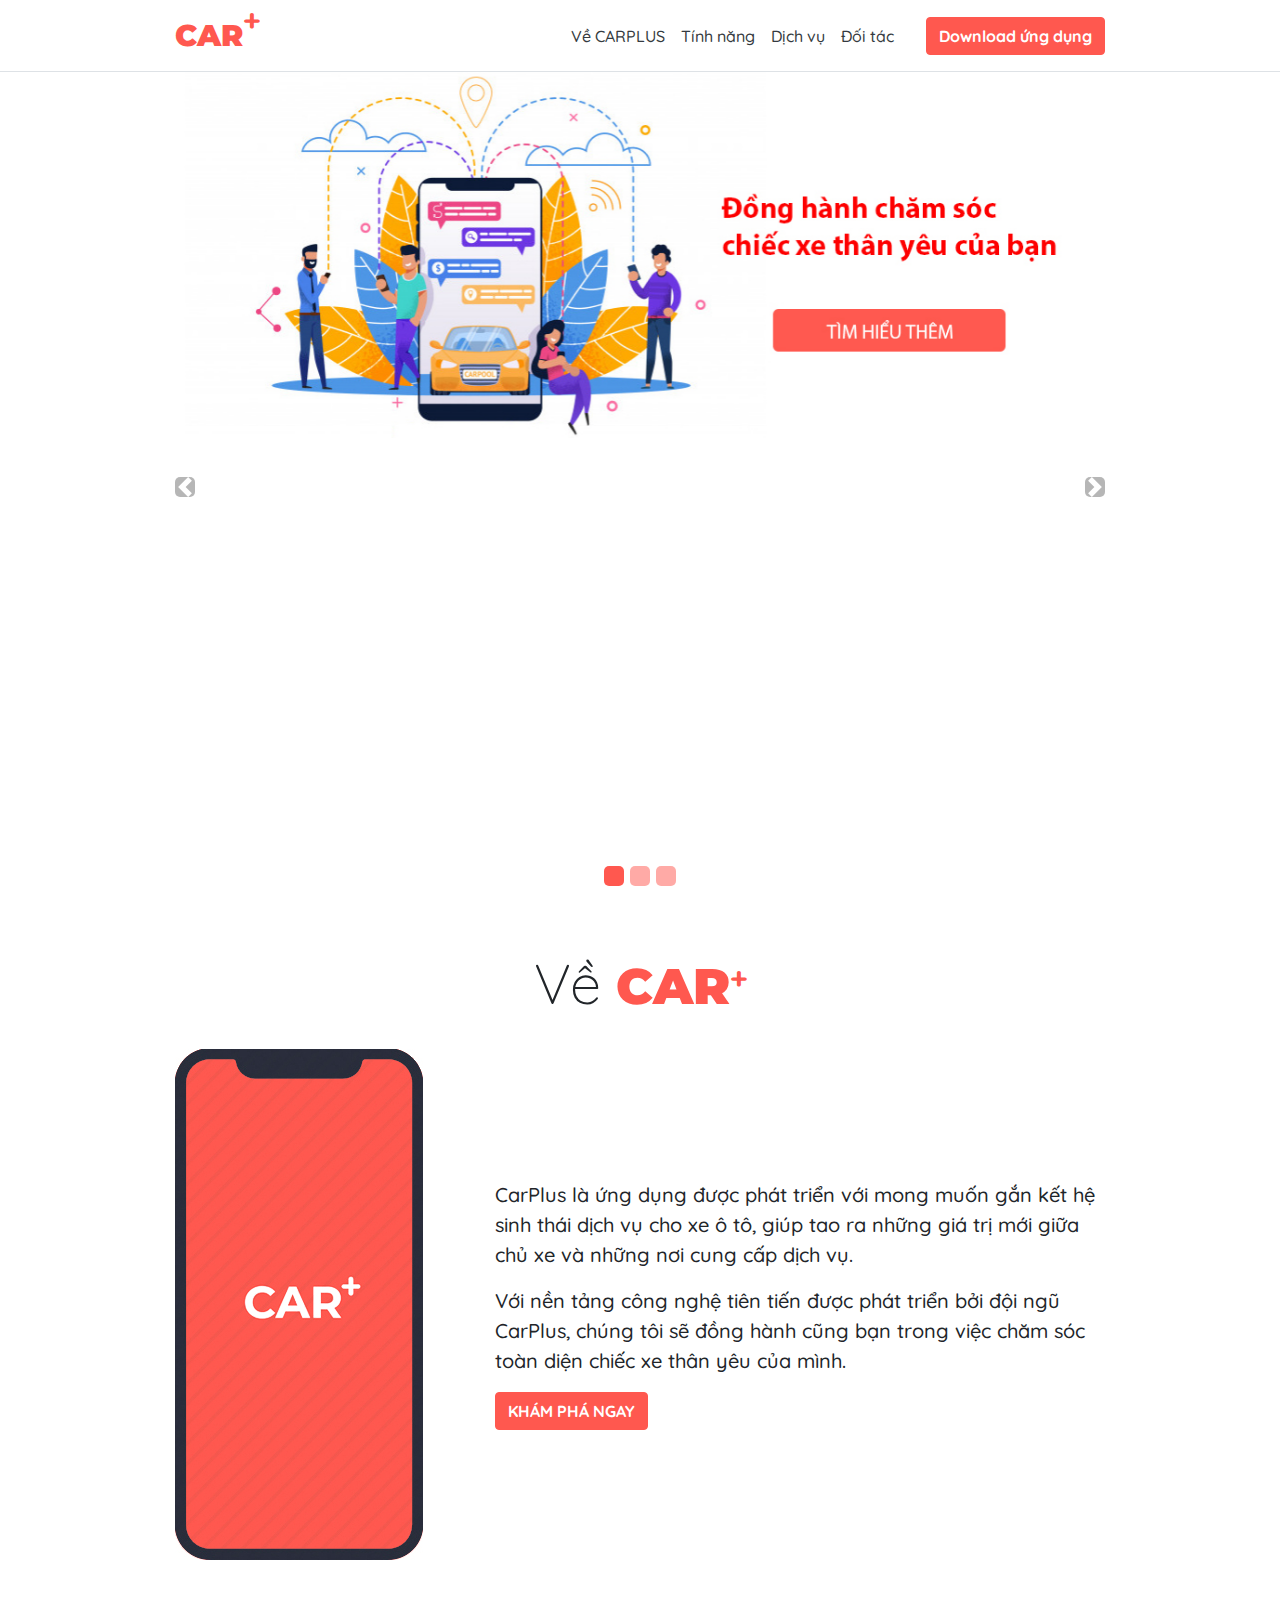
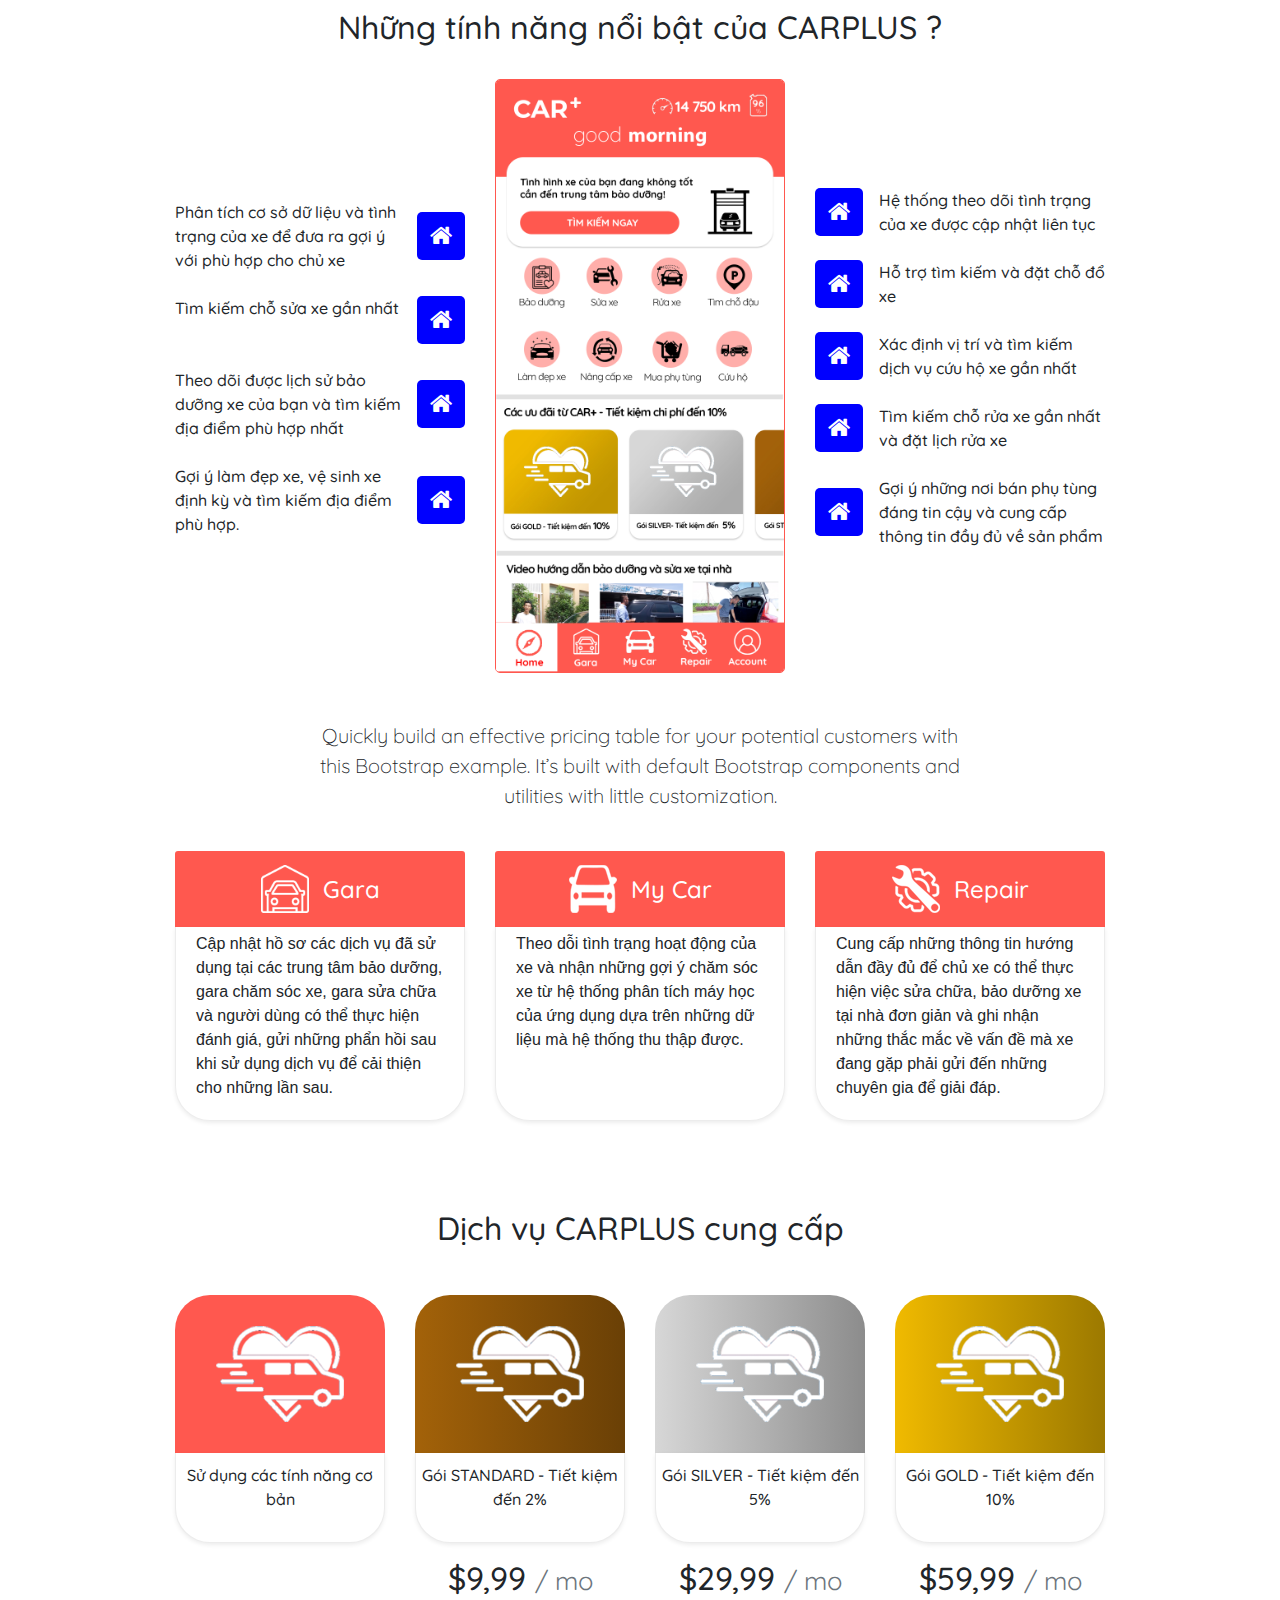
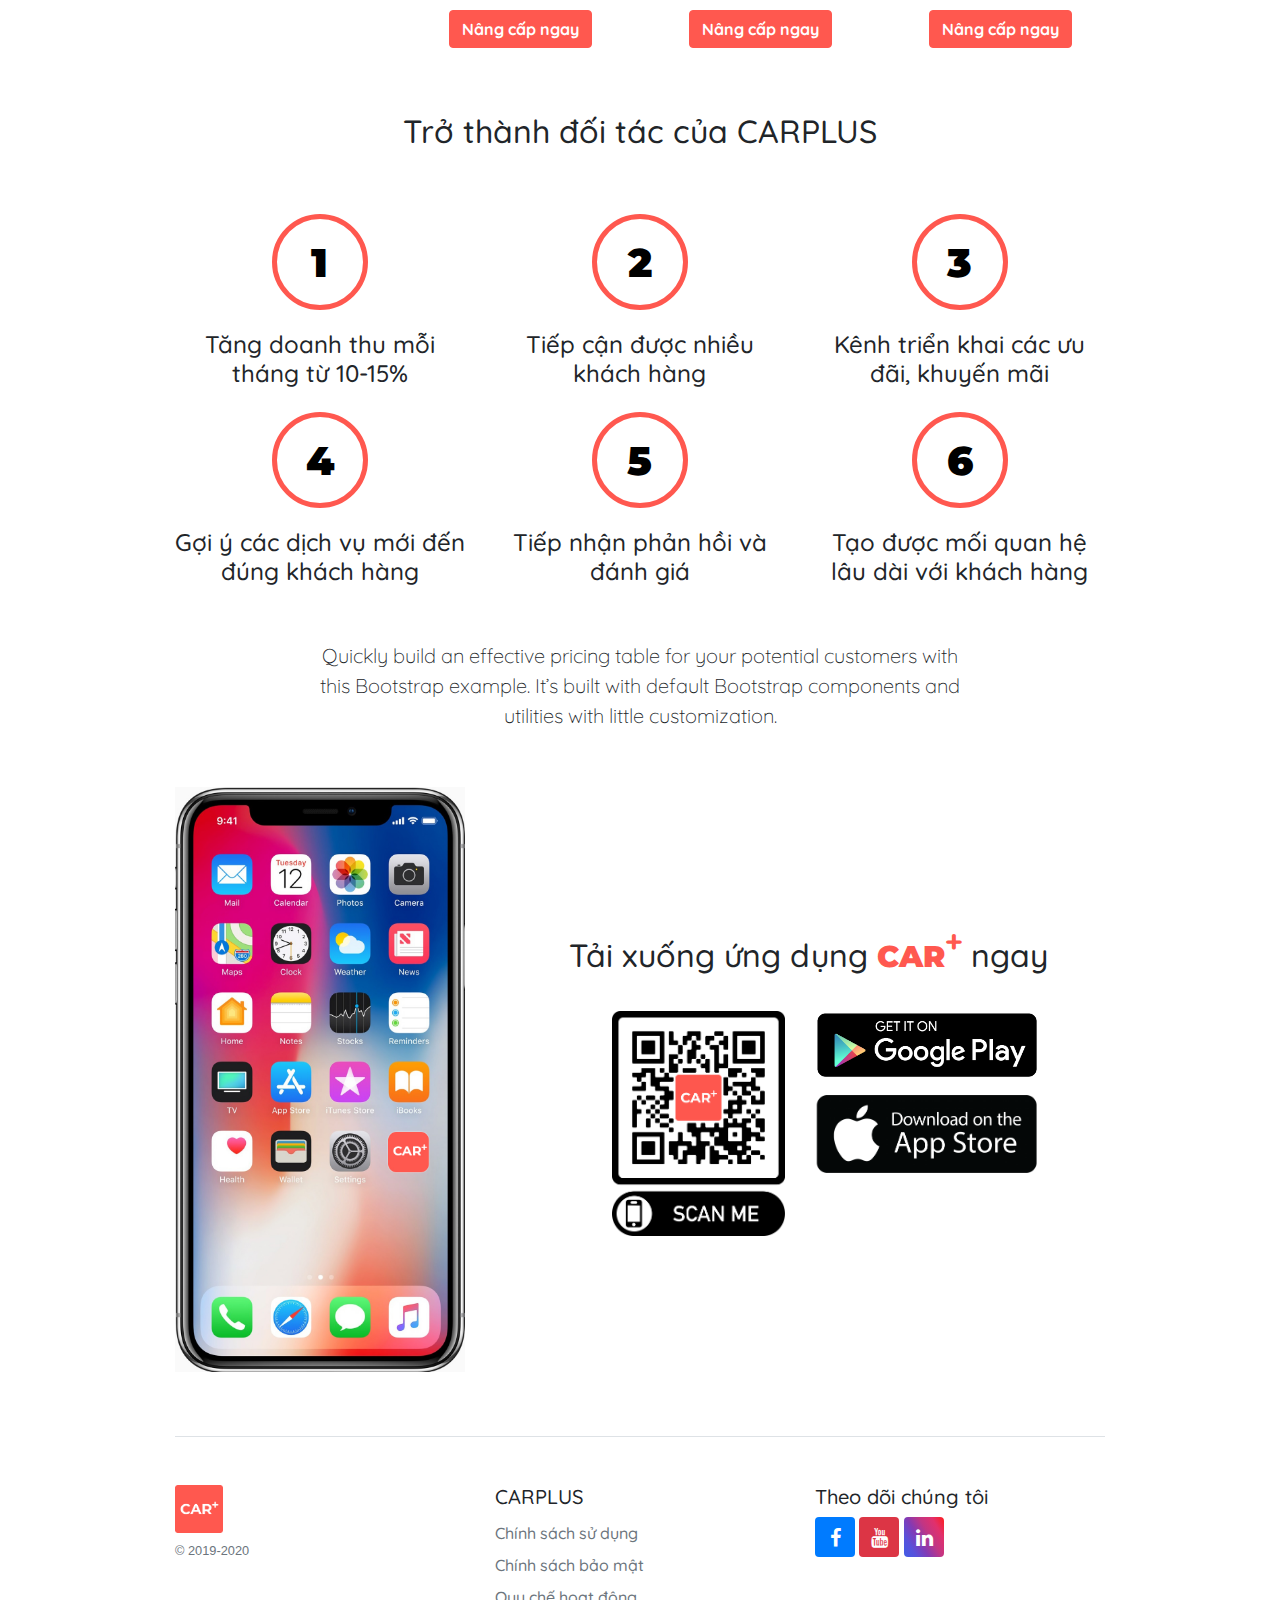
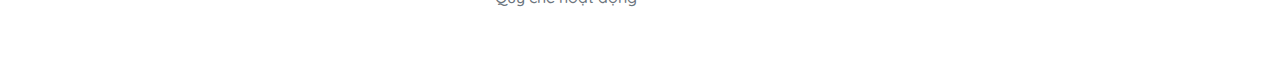
<file: index.html>
<!doctype html>
<html lang="en">

<head>
    <meta charset="utf-8">
    <meta name="viewport" content="width=device-width, initial-scale=1, shrink-to-fit=no">
    <meta name="description" content="">
    <meta name="author" content="khangtqit">
    <meta name="generator" content="">
    <title>CARPLUS · Nền tảng sinh thái dịch vụ ô tô</title>
    <link rel="shortcut icon" href="assets/images/carplus_logo.JPEG" type="image/jpeg">
    <link rel="stylesheet" href="https://stackpath.bootstrapcdn.com/bootstrap/4.3.1/css/bootstrap.min.css" integrity="sha384-ggOyR0iXCbMQv3Xipma34MD+dH/1fQ784/j6cY/iJTQUOhcWr7x9JvoRxT2MZw1T" crossorigin="anonymous">
    <link href="https://fonts.googleapis.com/css?family=Montserrat:400,500,600,700,800,900|Quicksand:400,500,600,700&display=swap&subset=vietnamese" rel="stylesheet">
    <link href="https://stackpath.bootstrapcdn.com/font-awesome/4.7.0/css/font-awesome.min.css" rel="stylesheet" integrity="sha384-wvfXpqpZZVQGK6TAh5PVlGOfQNHSoD2xbE+QkPxCAFlNEevoEH3Sl0sibVcOQVnN" crossorigin="anonymous">
    <link href="assets/css/style.css" rel="stylesheet">
</head>

<body>

    <nav class="navbar navbar-expand-lg navbar-light border-bottom bg-white">
        <div class="container">
            <button class="navbar-toggler ml-2" style="box-shadow: none!important;" type="button" data-toggle="collapse" data-target="#navbarCarPlus" aria-controls="navbarCarPlus" aria-expanded="false">
                        <span class="navbar-toggler-icon"></span>
                    </button>
            <a class="a-logo navbar-brand" href="javascript:void(0);">
                        CAR<sup class="sup-logo">+</sup> </a>

            <div class="collapse navbar-collapse" id="navbarCarPlus">
                <ul class="navbar-nav ml-auto pr-3" style="line-height: 2.0">
                    <li class="nav-item">
                        <a class="navbar-link p-2 text-dark gioi-thieu" href="javascript:void(0);">Về CARPLUS</a>
                    </li>
                    <li class="nav-item">
                        <a class="navbar-link p-2 text-dark tinh-nang" href="javascript:void(0);">Tính năng</a>
                    </li>
                    <li class="nav-item">
                        <a class="navbar-link p-2 text-dark dich-vu" href="javascript:void(0);">Dịch vụ</a>
                    </li>
                    <li class="nav-item">
                        <a class="navbar-link p-2 text-dark doi-tac" href="javascript:void(0);">Đối tác</a>
                    </li>
                </ul>
                <form class="form-inline my-2 my-lg-0 pl-2">
                    <a class="btn btn-danger btn-carplus tai-xuong-app" href="javascript:void(0);">Download ứng dụng</a>
                </form>
            </div>
        </div>
    </nav>

    <div class="container">
        <div class="row">
            <div class="col-md-12 max-100cp pb-3">
                <div id="carouselCarPlusIndicators" class="carousel slide max-100cp" data-ride="carousel">
                    <ol class="carousel-indicators">
                        <li data-target="#carouselCarPlusIndicators" data-slide-to="0" class="active"></li>
                        <li data-target="#carouselCarPlusIndicators" data-slide-to="1"></li>
                        <li data-target="#carouselCarPlusIndicators" data-slide-to="2"></li>
                    </ol>
                    <div class="carousel-inner top-10vh">
                        <div class="carousel-item active">
                            <img class="d-block w-100" src="assets/images/carplus_cover.jpg" alt="">
                        </div>
                        <div class="carousel-item">
                            <img class="d-block w-100" src="assets/images/carplus_cover.jpg" alt="">
                        </div>
                        <div class="carousel-item">
                            <img class="d-block w-100" src="assets/images/carplus_cover.jpg" alt="">
                        </div>
                    </div>
                    <a class="carousel-control-prev" href="#carouselCarPlusIndicators" role="button" data-slide="prev">
                        <span class="carousel-control-prev-icon" aria-hidden="true"></span>
                        <span class="sr-only">Trở về</span>
                    </a>
                    <a class="carousel-control-next" href="#carouselCarPlusIndicators" role="button" data-slide="next">
                        <span class="carousel-control-next-icon" aria-hidden="true"></span>
                        <span class="sr-only">Tiếp theo</span>
                    </a>
                </div>
            </div>
            <div id="carplus_about" class="col-md-12 pt-0">
                <div class="pricing-header px-3 py-3 pt-md-5 pb-md-4 mx-auto text-center">
                    <h1 class="display-4" style="text-transform: none;">Về <a style="font-size: 50px;" class="a-logo" href="javascript:void(0);">
                        CAR<sup class="sup-logo">+</sup>
                      </a></h1>
                </div>
                <div class="row">
                    <div class="col-md-4 carplus_div">
                        <a href="javascript:void(0);">
                            <img class="img-fluid carplus_phone" src="assets/images/carplus_phone.jpg" alt="">
                        </a>
                    </div>
                    <div class="col-md-8 carplus_body">
                        <div style="display: table-cell; vertical-align: middle;">
                            <p class="lead" style="font-weight: 500;">CarPlus là ứng dụng được phát triển với mong muốn gắn kết hệ sinh thái dịch vụ cho xe ô tô, giúp tao ra những giá trị mới giữa chủ xe và những nơi cung cấp dịch vụ.</p>
                            <p class="lead" style="font-weight: 500;">Với nền tảng công nghệ tiên tiến được phát triển bởi đội ngũ CarPlus, chúng tôi sẽ đồng hành cũng bạn trong việc chăm sóc toàn diện chiếc xe thân yêu của mình.</p>
                            <a class="btn btn-danger btn-carplus" href="javascript:void(0);">KHÁM PHÁ NGAY</a>
                        </div>
                    </div>
                </div>
            </div>
            <div class="col-md-12">
                <div id="carplus_tinhnang" class="pricing-header px-3 py-3 pt-md-5 pb-md-4 mx-auto text-center">
                    <h2 style="text-transform: none;">Những tính năng nổi bật của CARPLUS ?
                    </h2>
                </div>
                <div class="row">
                    <div class="col-md-4 tinh-nang-noi-bat-div">
                        <div style="display: table-cell; vertical-align: middle;">
                            <ul class="list-unstyled">
                                <li class="media">
                                    <div class="media-body pr-3">
                                        Phân tích cơ sở dữ liệu và tình trạng của xe để đưa ra gợi ý với phù hợp cho chủ xe
                                    </div>
                                    <div class="align-self-center icon-tinh-nang">
                                        <i class="fa fa-home"></i>
                                    </div>
                                </li>
                                <li class="media pt-4">
                                    <div class="media-body pr-3">
                                        Tìm kiếm chỗ sửa xe gần nhất
                                    </div>
                                    <div class="align-self-center icon-tinh-nang">
                                        <i class="fa fa-home"></i>
                                    </div>
                                </li>
                                <li class="media pt-4">
                                    <div class="media-body pr-3">
                                        Theo dõi được lịch sử bảo dưỡng xe của bạn và tìm kiếm địa điểm phù hợp nhất
                                    </div>
                                    <div class="align-self-center icon-tinh-nang">
                                        <i class="fa fa-home"></i>
                                    </div>
                                </li>
                                <li class="media pt-4">
                                    <div class="media-body pr-3">
                                        Gợi ý làm đẹp xe, vệ sinh xe định kỳ và tìm kiếm địa điểm phù hợp.
                                    </div>
                                    <div class="align-self-center icon-tinh-nang">
                                        <i class="fa fa-home"></i>
                                    </div>
                                </li>
                            </ul>
                        </div>
                    </div>
                    <div class="col-md-4" style="text-align: center;">
                        <a href="javascript:void(0);">
                            <img class="img-fluid img-border-rounded" src="assets/images/carplus_home.jpeg" alt="">
                        </a>
                    </div>
                    <div class="col-md-4 tinh-nang-noi-bat-div">
                        <div style="display: table-cell; vertical-align: middle;">
                            <ul class="list-unstyled">
                                <li class="media">
                                    <div class="align-self-center icon-tinh-nang">
                                        <i class="fa fa-home"></i>
                                    </div>
                                    <div class="media-body pl-3">
                                        Hệ thống theo dõi tình trạng của xe được cập nhật liên tục
                                    </div>
                                    <li class="media pt-4">
                                        <div class="align-self-center icon-tinh-nang">
                                            <i class="fa fa-home"></i>
                                        </div>
                                        <div class="media-body pl-3">
                                            Hỗ trợ tìm kiếm và đặt chỗ đổ xe
                                        </div>
                                    </li>
                                    <li class="media pt-4">
                                        <div class="align-self-center icon-tinh-nang">
                                            <i class="fa fa-home"></i>
                                        </div>
                                        <div class="media-body pl-3">
                                            Xác định vị trí và tìm kiếm dịch vụ cứu hộ xe gần nhất
                                        </div>
                                    </li>
                                    <li class="media pt-4">
                                        <div class="align-self-center icon-tinh-nang">
                                            <i class="fa fa-home"></i>
                                        </div>
                                        <div class="media-body pl-3">
                                            Tìm kiếm chỗ rửa xe gần nhất và đặt lịch rửa xe
                                        </div>
                                    </li>
                                    <li class="media pt-4">
                                        <div class="align-self-center icon-tinh-nang">
                                            <i class="fa fa-home"></i>
                                        </div>
                                        <div class="media-body pl-3">
                                            Gợi ý những nơi bán phụ tùng đáng tin cậy và cung cấp thông tin đầy đủ về sản phẩm
                                        </div>
                                    </li>
                                </li>
                            </ul>
                        </div>
                    </div>
                </div>
            </div>
        </div>
    </div>

    <div class="pricing-header px-3 py-3 pt-md-5 pb-md-4 mx-auto text-center">
        <p class="lead">Quickly build an effective pricing table for your potential customers with this Bootstrap example. It’s built with default Bootstrap components and utilities with little customization.</p>
    </div>

    <div class="container">
        <div class="card-deck mb-3 text-center">
            <div class="card mb-4" style="border: none;">
                <div class="card-header d-flex justify-content-center icon-dich-vu">
                    <img style="filter: brightness(0) invert(1);" width="48" height="48" src="assets/images/icon_1.png" alt="">
                    <h4 style="margin: auto 0;">&nbsp; Gara</h4>
                </div>
                <div class="card-body text-left shadow-sm card-bottom-dichvu">
                    Cập nhật hồ sơ các dịch vụ đã sử dụng tại các trung tâm bảo dưỡng, gara chăm sóc xe, gara sửa chữa và người dùng có thể thực hiện đánh giá, gửi những phẩn hồi sau khi sử dụng dịch vụ để cải thiện cho những lần sau.
                </div>
            </div>
            <div class="card mb-4" style="border: none;">
                <div class="card-header d-flex justify-content-center icon-dich-vu">
                    <img style="filter: brightness(0) invert(1);" width="48" height="48" src="assets/images/icon_2.png" alt="">
                    <h4 style="margin: auto 0;">&nbsp; My Car</h4>
                </div>
                <div class="card-body text-left shadow-sm card-bottom-dichvu">
                    Theo dỗi tình trạng hoạt động của xe và nhận những gợi ý chăm sóc xe từ hệ thống phân tích máy học của ứng dụng dựa trên những dữ liệu mà hệ thống thu thập được.
                </div>
            </div>
            <div class="card mb-4" style="border: none;">
                <div class="card-header d-flex justify-content-center icon-dich-vu">
                    <img style="filter: brightness(0) invert(1);" width="48" height="48" src="assets/images/icon_3.png" alt="">
                    <h4 style="margin: auto 0;">&nbsp; Repair</h4>
                </div>
                <div class="card-body text-left shadow-sm card-bottom-dichvu">
                    Cung cấp những thông tin hướng dẫn đầy đủ để chủ xe có thể thực hiện việc sửa chữa, bảo dưỡng xe tại nhà đơn giản và ghi nhận những thắc mắc về vấn đề mà xe đang gặp phải gửi đến những chuyên gia để giải đáp.
                </div>
            </div>
        </div>

        <div id="carplus_dichvu" class="pricing-header px-3 py-3 pt-md-5 pb-md-4 mx-auto text-center">
            <h2 style="text-transform: none;">Dịch vụ CARPLUS cung cấp
            </h2>
        </div>

        <div class="row">
            <div class="col-md-12">
                <div class="row">
                    <div class="col-md-3 pt-3">
                        <div class="fee-card">
                            <img width="128" src="assets/images/icon_4.png" alt="">
                        </div>
                        <div class="shadow-sm fee-body">
                            <p style="font-weight: 500px;">Sử dụng các tính năng cơ bản</p>
                        </div>
                    </div>
                    <div class="col-md-3 pt-3">
                        <div class="fee-card " style="background:linear-gradient(90deg, #a36209, #6a4006);">
                            <img width="128" src="assets/images/icon_4.png" alt="">
                        </div>
                        <div class="shadow-sm fee-body">
                            <p style="font-weight: 500px;">Gói STANDARD - Tiết kiệm đến 2%</p>
                        </div>
                        <div class="pt-3 text-center">
                            <h2 class="card-title pricing-card-title">$9,99 <small class="text-muted">/ mo</small></h2>
                            <a class="btn btn-danger btn-carplus" href="javascript:void(0);">Nâng cấp ngay</a>
                        </div>
                    </div>
                    <div class="col-md-3 pt-3">
                        <div class="fee-card" style="background:linear-gradient(90deg, #d7d7d7, #8c8c8c);">
                            <img width="128" src="assets/images/icon_4.png" alt="">
                        </div>
                        <div class="shadow-sm fee-body">
                            <p style="font-weight: 500px;">Gói SILVER - Tiết kiệm đến 5%</p>
                        </div>
                        <div class="pt-3 text-center">
                            <h2 class="card-title pricing-card-title">$29,99 <small class="text-muted">/ mo</small></h2>
                            <a class="btn btn-danger btn-carplus" href="javascript:void(0);">Nâng cấp ngay</a>
                        </div>
                    </div>
                    <div class="col-md-3 pt-3">
                        <div class="fee-card" style="background:linear-gradient(90deg, #f0ba00, #9c7900);">
                            <img width="128" src="assets/images/icon_4.png" alt="">
                        </div>
                        <div class="shadow-sm fee-body">
                            <p style="font-weight: 500px;">Gói GOLD - Tiết kiệm đến 10%</p>
                        </div>
                        <div class="pt-3 text-center">
                            <h2 class="card-title pricing-card-title">$59,99 <small class="text-muted">/ mo</small></h2>
                            <a class="btn btn-danger btn-carplus" href="javascript:void(0);">Nâng cấp ngay</a>
                        </div>
                    </div>
                </div>
            </div>

            <div class="pricing-header px-3 py-3 pt-md-5 pb-md-4 mx-auto text-center">
                <h2 id="carplus_doitac" class="pt-3" style="text-transform: none;">Trở thành đối tác của CARPLUS
                </h2>
            </div>

            <div class="col-md-12 pt-3">
                <div class="row">
                    <div class="col-md-4 pt-3 text-center">
                        <div class="text-center doitac-card">
                            <p class="p-doitac">1</p>
                        </div>
                        <div class="pricing-header text-center" style="padding-top: 10px; margin-top: 10px;">
                            <h4 style="text-transform: none;">Tăng doanh thu mỗi tháng từ 10-15%
                            </h4>
                        </div>
                    </div>
                    <div class="col-md-4 pt-3 text-center">
                        <div class="text-center doitac-card">
                            <p class="p-doitac">2</p>
                        </div>
                        <div class="pricing-header text-center" style="padding-top: 10px; margin-top: 10px;">
                            <h4 style="text-transform: none;">Tiếp cận được nhiều khách hàng
                            </h4>
                        </div>
                    </div>
                    <div class="col-md-4 pt-3 text-center">
                        <div class="text-center doitac-card">
                            <p class="p-doitac">3</p>
                        </div>
                        <div class="pricing-header text-center" style="padding-top: 10px; margin-top: 10px;">
                            <h4 style="text-transform: none;">Kênh triển khai các ưu đãi, khuyến mãi
                            </h4>
                        </div>
                    </div>
                    <div class="col-md-4 pt-3 text-center">
                        <div class="text-center doitac-card">
                            <p class="p-doitac">4</p>
                        </div>
                        <div class="pricing-header text-center" style="padding-top: 10px; margin-top: 10px;">
                            <h4 style="text-transform: none;">Gợi ý các dịch vụ mới đến đúng khách hàng
                            </h4>
                        </div>
                    </div>
                    <div class="col-md-4 pt-3 text-center">
                        <div class="text-center doitac-card">
                            <p class="p-doitac">5</p>
                        </div>
                        <div class="pricing-header text-center" style="padding-top: 10px; margin-top: 10px;">
                            <h4 style="text-transform: none;">Tiếp nhận phản hồi và đánh giá
                            </h4>
                        </div>
                    </div>
                    <div class="col-md-4 pt-3 text-center">
                        <div class="text-center doitac-card">
                            <p class="p-doitac">6</p>
                        </div>
                        <div class="pricing-header text-center" style="padding-top: 10px; margin-top: 10px;">
                            <h4 style="text-transform: none;">Tạo được mối quan hệ lâu dài với khách hàng
                            </h4>
                        </div>
                    </div>
                </div>
            </div>

            <div class="pricing-header px-3 py-3 pt-md-5 pb-md-4 mx-auto text-center">
                <p class="lead">Quickly build an effective pricing table for your potential customers with this Bootstrap example. It’s built with default Bootstrap components and utilities with little customization.</p>
            </div>

            <div id="carplus_download" class="col-md-12 pb-3 pt-3">
                <div class="row">
                    <div class="col-md-4" style="text-align:center;">
                        <a href="javascript:void(0);">
                            <img class="img-fluid img-carplus-download" src="assets/images/carplus_appdrawer.jpg" alt="">
                        </a>
                    </div>
                    <div class="col-md-8 carplus-download-div pt-3">
                        <div style="display: table-cell; vertical-align: middle; text-align: center;">
                            <h2 style="text-transform: none; line-height: 2.0">&nbsp; Tải xuống ứng dụng <a class="a-logo" href="javascript:void(0);">
                                        CAR<sup class="sup-logo">+</sup>
                                      </a> ngay</h2>
                            <div class="col-md-12 pt-3">
                                <div class="row">
                                    <div class="col-md-2">
                                        &nbsp; </div>
                                    <div class="col-md-4 pb-3" style="text-align:center;">
                                        <img class="img-qr-code" src="assets/images/QR_code.png" alt="">
                                    </div>
                                    <div class="col-md-5">
                                        <div class="row">
                                            <div class="col-md-12 pb-3">
                                                <img class="android-download" src="assets/images/google-play-logo-1518163351.png" alt="">
                                            </div>
                                            <div class="col-md-12 pb-3">
                                                <img class="apple-download" src="assets/images/Download-On-the-App-store.png" alt="">
                                            </div>
                                        </div>
                                    </div>
                                </div>
                            </div>
                        </div>
                    </div>
                </div>
            </div>
        </div>


        <footer class="pt-4 my-md-5 pt-md-5 border-top">
            <div class="row">
                <div class="col-12 col-md">
                    <img class="mb-2" src="assets/images/carplus_logo.JPEG" alt="" width="48" height="48">
                    <small class="d-block mb-3 text-muted">&copy; 2019-2020</small>
                </div>
                <div class="col-6 col-md">
                    <h5>CARPLUS</h5>
                    <ul style="line-height: 2.0;" class="list-unstyled text-small">
                        <li><a class="text-muted" href="javascript:void(0);">Chính sách sử dụng</a></li>
                        <li><a class="text-muted" href="javascript:void(0);">Chính sách bảo mật</a></li>
                        <li><a class="text-muted" href="javascript:void(0);">Quy chế hoạt động</a></li>
                    </ul>
                </div>
                <div class="col-6 col-md">
                    <h5>Theo dõi chúng tôi</h5>
                    <div>
                        <button id="btnFacebookLink" type="button" class="btn btn-primary btn-facebook"><i class="fa fa-facebook" aria-hidden="true"></i></button>
                        <button id="btnYoutubeLink" type="button" class="btn btn-danger btn-youtube"><i class="fa fa-youtube" aria-hidden="true"></i></button>
                        <button id="btnInstagramLink" type="button" class="btn btn-primary btn-ins"><i class="fa fa-linkedin" aria-hidden="true"></i></button>
                    </div>
                </div>
            </div>
        </footer>
    </div>

    <script src="https://ajax.googleapis.com/ajax/libs/jquery/3.4.1/jquery.min.js"></script>
    <script src="https://cdnjs.cloudflare.com/ajax/libs/popper.js/1.14.7/umd/popper.min.js" integrity="sha384-UO2eT0CpHqdSJQ6hJty5KVphtPhzWj9WO1clHTMGa3JDZwrnQq4sF86dIHNDz0W1" crossorigin="anonymous"></script>
    <script src="https://stackpath.bootstrapcdn.com/bootstrap/4.3.1/js/bootstrap.min.js" integrity="sha384-JjSmVgyd0p3pXB1rRibZUAYoIIy6OrQ6VrjIEaFf/nJGzIxFDsf4x0xIM+B07jRM" crossorigin="anonymous"></script>
    <script src="assets/js/index.js"></script>
</body>

</html>
</file>
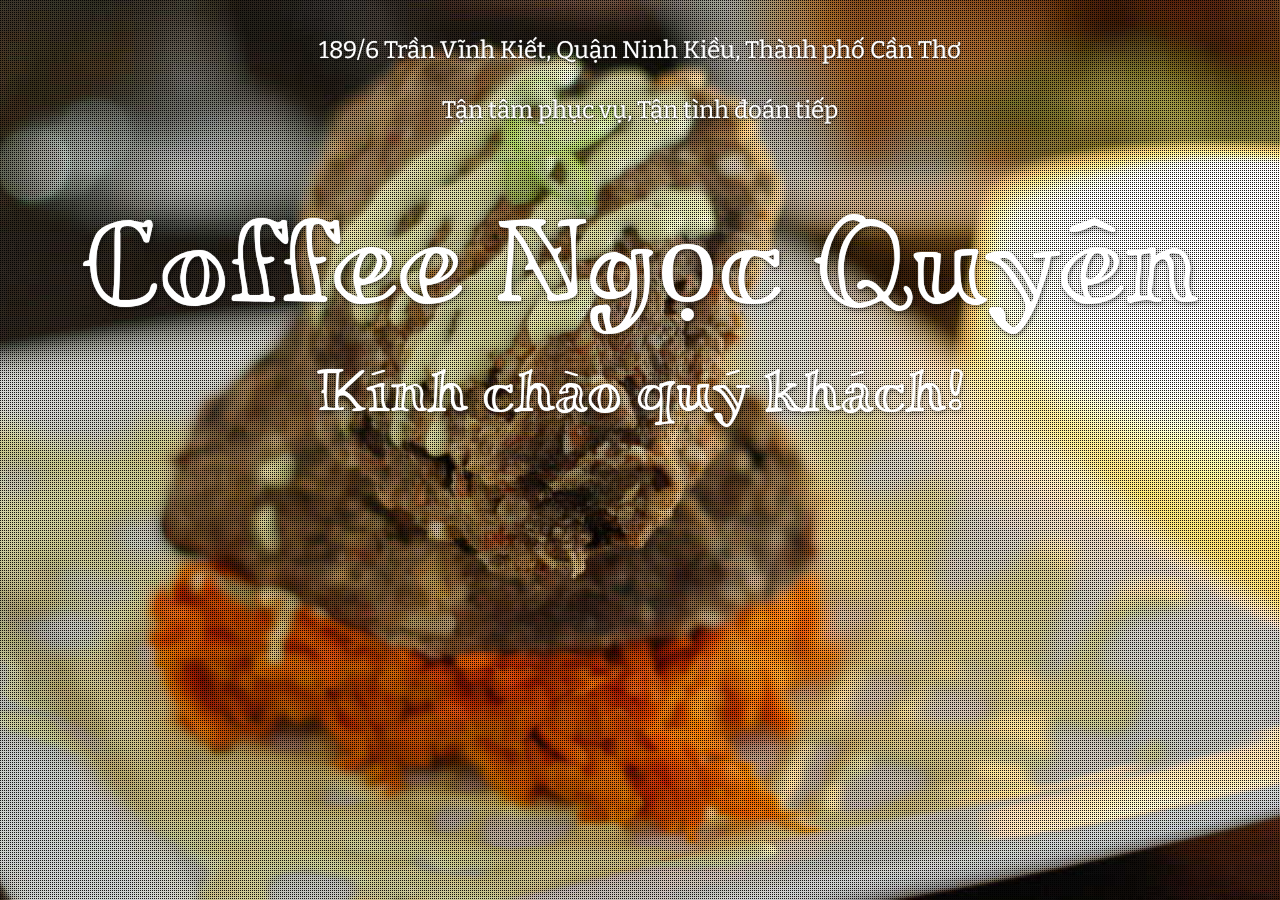
<file: coffee/index.html>
<!DOCTYPE html>
<html lang="en">
    <head>
        <title>COFFEE NGOC QUYEN</title>
        <meta charset="UTF-8" />
        <meta http-equiv="X-UA-Compatible" content="IE=edge,chrome=1"> 
        <meta name="viewport" content="width=device-width, initial-scale=1.0"> 
        <meta name="description" content="COFFEE NGOC QUYEN" />
        <meta name="keywords" content="COFFEE NGOC QUYEN" />
        <meta name="author" content="COFFEE NGOC QUYEN" />
        <link rel="shortcut icon" href="../favicon.ico"> 
        <link rel="stylesheet" type="text/css" href="css/demo.css" />
        <link rel="stylesheet" type="text/css" href="css/style.css" />
        <link href='https://fonts.googleapis.com/css?family=Miltonian|Bitter' rel='stylesheet' type='text/css' />
		<script type="text/javascript" src="js/modernizr.custom.21750.js"></script>
        <noscript>
            <style>
                .bx-loading{display:none;}
				audio {
					display: block!important;
				}
            </style>
        </noscript>
    </head>
    <body>
        <div class="container">				
			<h1 style="line-height: 2.5">189/6 Trần Vĩnh Kiết, Quận Ninh Kiều, Thành phố Cần Thơ <br/> Tận tâm phục vụ, Tận tình đoán tiếp</h1>            
			<audio autoplay src="welcome.mp3">
				<div style="border: 1px solid black ; padding: 8px;">
				Sorry, your browser does not support the <audio> tag used in this demo.
				</div>
			</audio>
            <div id="bx-wrapper" class="bx-wrapper">
                <div class="bx-loading">
                    <span>COFFE NGOC QUYEN...</span>
                </div>
				<div class="bx-content">
					<h2>Coffee Ngọc Quyên</h2>
					<h3>Kính chào quý khách!</h3>
				</div>
				<div class="bx-container">
                    <img src="images/large/7.jpg" alt="image07" title="Aroma Paradise"/>
                    <img src="images/large/6.jpg" alt="image06" title="Tenderness"/>
                    <img src="images/large/5.jpg" alt="image05" title="Flavour Bomb"/>
                    <img src="images/large/4.jpg" alt="image04" title="Crunchbite"/>
                    <img src="images/large/3.jpg" alt="image03" title="Freshness"/>
                    <img src="images/large/2.jpg" alt="image02" title="Raw Love"/>
                    <img src="images/large/1.jpg" alt="image01" title="Shushi Town"/>
				</div>
                <div class="bx-overlay"></div>
			</div>
		</div>
        <script type="text/javascript" src="https://ajax.googleapis.com/ajax/libs/jquery/1.7.0/jquery.min.js"></script>
		<script type="text/javascript" src="js/StackBlur.js"></script>	
		<script type="text/javascript">		

            $(function() {
				
				var BlurBGImage	= (function() {
					
					var $bxWrapper			= $('#bx-wrapper'),
						// loading status to show while preloading images
						$bxLoading			= $bxWrapper.find('div.bx-loading'),
						// container for the bg images and respective canvas
						$bxContainer		= $bxWrapper.find('div.bx-container'),
						// the bg images we are gonna use
						$bxImgs				= $bxContainer.children('img'),
						// total number of bg images
						bxImgsCount			= $bxImgs.length,
						// current image's index
						current				= 0,
						// variation to show the image:
						// (1) - blurs the current one, fades out and shows the next image
						// (2) - blurs the current one, fades out, shows the next one (but initially blurred)
						// speed is the speed of the animation
						// blur Factor is the factor used in the StackBlur script
						animOptions			= { speed : 700, variation : 2, blurFactor : 10 },
						// control if currently animating
						isAnim				= false,
						// check if canvas is supported
						supportCanvas 		= Modernizr.canvas,
						// slideshow
						slideshow_interval	= 7000,
						slideshow_time,
						
						// init function
						init				= function() {
							
							// preload all images and respective canvas
							var loaded = 0;
							
							$bxImgs.each( function(i) {
								
								var $bximg	= $(this);
								
								// save the position of the image in data-pos
								$('<img data-pos="' + $bximg.index() + '"/>').load(function() {
									
									var $img	= $(this),
										// size of image to be fullscreen and centered
										dim		= getImageDim( $img.attr('src') ),
										pos		= $img.data( 'pos' );
									
									// add the canvas to the DOM
									$.when( createCanvas( pos, dim ) ).done( function() {
											
										++loaded;
										
										// all images and canvas loaded
										if( loaded === bxImgsCount ) {
											
											// apply style for bg image and canvas
											centerImageCanvas();
											
											// hide loading status
											$bxLoading.hide();
											
											// initialize events
											initEvents();
											
											// start slideshow
											startSlideshow();
											
										}
										
									});
								
								}).attr( 'src', $bximg.attr('src') );
							
							});
							
						},
						startSlideshow		= function() {
							
							slideshow_time = setTimeout( function() {
								
								if( !isAnim ) {
									
									var pos = current;
									( pos < bxImgsCount - 1 ) ? ++pos : pos = 0;
									isAnim = true;
									// show the bg image
									showImage( pos );
									startSlideshow();
								
								}
							
							}, slideshow_interval );
							
						},
						// creates the blurred canvas image
						createCanvas		= function( pos, dim ) {
							
							return $.Deferred( function(dfd) {
								
								// if canvas not supported return
								if( !supportCanvas ) {
									dfd.resolve();
									return false;
								}	
								
								// create the canvas element:
								// size and position will be the same like the fullscreen image
								var $img	= $bxImgs.eq( pos ),
									imgW	= dim.width,
									imgH	= dim.height,
									imgL	= dim.left,
									imgT	= dim.top,
									
									canvas	= document.createElement('canvas');
								
								canvas.className		= 'bx-canvas';
								canvas.width 			= imgW;
								canvas.height 			= imgH;
								canvas.style.width  	= imgW + 'px';
								canvas.style.height 	= imgH + 'px';
								canvas.style.left		= imgL + 'px';
								canvas.style.top		= imgT + 'px';
								canvas.style.visibility = 'hidden';
								// save position of canvas to know which image this is linked to
								canvas.setAttribute('data-pos', pos);
								// append the canvas to the same container where the images are
								$bxContainer.append( canvas );
								// blur it using the StackBlur script
								stackBlurImage( $img.get(0), dim, canvas, animOptions.blurFactor, false, dfd.resolve );
							
							}).promise();
								
						},
						// gets the image size and position in order to make it fullscreen and centered.
						getImageDim			= function( img ) {
							
							var $img    = new Image();
							
							$img.src    = img;
							
							var $win	= $( window ),
								w_w		= $win.width(),
								w_h		= $win.height(),
								r_w		= w_h / w_w,
								i_w		= $img.width,
								i_h		= $img.height,
								r_i		= i_h / i_w,
								new_w, new_h, new_left, new_top;
									
							if( r_w > r_i ) {
								
								new_h	= w_h;
								new_w	= w_h / r_i;
							
							}
							else {
							
								new_h	= w_w * r_i;
								new_w	= w_w;
							
							}
									
							return {
								width	: new_w,
								height	: new_h,
								left	: ( w_w - new_w ) / 2,
								top		: ( w_h - new_h ) / 2
							};
						
						},
						// initialize the events
						initEvents			= function() {
							
							$( window ).on('resize.BlurBGImage', function( event ) {
								
								// apply style for bg image and canvas
								centerImageCanvas();
								return false;
								
							});
							
						},
						// apply style for bg image and canvas
						centerImageCanvas	= function() {
							
							$bxImgs.each( function(i) {
								
								var $bximg	= $(this),
									dim			= getImageDim( $bximg.attr('src') ),
									$currCanvas	= $bxContainer.children('canvas[data-pos=' + $bximg.index() + ']'),
									styleCSS	= {
										width	: dim.width,
										height	: dim.height,
										left	: dim.left,
										top		: dim.top
									};	
								
								$bximg.css( styleCSS );
								
								if( supportCanvas )
									$currCanvas.css( styleCSS );
									
								if( i === current )	
									$bximg.show();
								
							});
							
						},
						// shows the image at position "pos"
						showImage			= function( pos ) {
								
								// current image 
							var $bxImage		= $bxImgs.eq( current );
								// current canvas
								$bxCanvas		= $bxContainer.children('canvas[data-pos=' + $bxImage.index() + ']'),
								// next image to show
								$bxNextImage	= $bxImgs.eq( pos ),
								// next canvas to show
								$bxNextCanvas	= $bxContainer.children('canvas[data-pos='+$bxNextImage.index()+']');
							
							// if canvas is supported
							if( supportCanvas ) {
								
								$bxCanvas.css( 'z-index', 100 ).css('visibility','visible');
								
								$.when( $bxImage.fadeOut( animOptions.speed ) ).done( function() {
									
									switch( animOptions.variation ) {
									
										case 1 	:
											$.when( $bxNextImage.fadeIn( animOptions.speed ) ).done( function() {
										
												$bxCanvas.css( 'z-index', 1 ).css('visibility','hidden');
												current = pos;
												$bxNextCanvas.css('visibility','hidden');
												isAnim 	= false;
											
											});
											break;
										case 2	:
											$bxNextCanvas.css('visibility','visible');
											
											$.when( $bxCanvas.fadeOut( animOptions.speed * 1.5 ) ).done( function() {
											
												$(this).css({
													'z-index' 		: 1,
													'visibility'	: 'hidden'
												}).show();
												
												$.when( $bxNextImage.fadeIn( animOptions.speed ) ).done( function() {
													
													current = pos;
													$bxNextCanvas.css('visibility','hidden');
													isAnim 	= false;
												
												});
												
											});
											break;
									
									};
									
								});
							
							}
							// if canvas is not shown just work with the bg images
							else {
							
								$.when( $bxNextImage.css( 'z-index', 102 ).fadeIn( animOptions.speed ) ).done( function() {
									
									current = pos;
									$bxImage.hide();
									$(this).css( 'z-index', 101 );
									isAnim = false;
								
								});
							
							}
						
						};
						
					return {
						init	: init
					};
				
				})();
				
				// call the init function
				BlurBGImage.init();
				
            });
			
		</script>
    </body>
</html>
</file>
<file: assets/css/style.css>
html {
    font-family: 'Quicksand', sans-serif!important;
}

@media (min-width: 768px) {
    html {
        font-family: 'Quicksand', sans-serif!important;
    }
}

a,
input,
button,
span,
p,
h1,
h2,
h3,
h4,
h5,
h6,
li {
    font-family: 'Quicksand', sans-serif!important;
    font-weight: 500;
}

.container {
    max-width: 960px;
}

.pricing-header {
    max-width: 700px;
}

.card-deck .card {
    min-width: 220px;
}

a {
    text-decoration: none!important;
}

input,
button,
a {
    box-shadow: none!important;
}

.carousel-control-next-icon {
    background-color: #6f6f6f;
    border-radius: 5px;
}

.carousel-control-next {
    justify-content: flex-end!important;
}

.carousel-control-prev {
    justify-content: flex-start!important;
}

.carousel-control-prev-icon {
    background-color: #6f6f6f;
    border-radius: 5px;
}

.carousel-indicators li {
    background-color: #FF584F;
    border-radius: 5px;
    width: 20px;
    height: 20px;
    border: none;
}

.a-logo {
    color: #FF584F!important;
    font-family: 'Montserrat', sans-serif!important;
    font-weight: 900;
    font-size: 30px;
}

.sup-logo {
    color: #FF584F;
    font-family: 'Quicksand', sans-serif!important;
    font-size: 30px;
}

.btn-carplus {
    color: white;
    border-color: #FF584F;
    background-color: #FF584F;
    font-weight: 800;
}

.icon-tinh-nang {
    border-radius: 5px;
    padding-top: 5px;
    width: 48px;
    height: 48px;
    background: blue;
    text-align: center;
    color: white;
    font-size: 24px;
}

.img-border-rounded {
    width: 100%;
    border: 1px solid #FF584F;
    border-radius: 5px;
}

.icon-dich-vu {
    border: 2px solid #FF584F;
    background-color: #FF584F;
    color: white;
    font-weight: bold;
}

.card-bottom-dichvu {
    padding-top: 5px;
    font-weight: 500;
    border-left: 1px solid rgba(0, 0, 0, .075);
    border-right: 1px solid rgba(0, 0, 0, .075);
    border-bottom: 1px solid rgba(0, 0, 0, .075);
    border-bottom-left-radius: 35px;
    border-bottom-right-radius: 35px;
}

.fee-card {
    text-align: center;
    height: 158px;
    vertical-align: middle;
    padding-top: 15px;
    background-color: #FF584F;
    border-top-left-radius: 35px;
    border-top-right-radius: 35px;
}

.fee-body {
    border: 1px solid rgb(0, 0, 0, 0.075);
    border-top: none;
    padding-top: 10px;
    font-weight: 500;
    height: 10vh;
    background-color: #ffffff;
    text-align: center;
    vertical-align: middle;
    border-bottom-left-radius: 35px;
    border-bottom-right-radius: 35px;
}

.doitac-card {
    margin: 0 auto;
    vertical-align: middle;
    width: 96px;
    height: 96px;
    border: 5px solid #FF584F;
    border-radius: 50%;
}

.p-doitac {
    color: #000000;
    font-family: 'Montserrat', sans-serif!important;
    font-weight: 900;
    font-size: 40px;
    padding-top: 14px;
}

.btn-facebook {
    border: none;
    font-size: 20px;
    width: 40px;
    height: 40px;
}

.btn-youtube {
    border: none;
    font-size: 20px;
    width: 40px;
    height: 40px;
}

.btn-ins {
    background: linear-gradient(60deg, #405de6, #5851db, #833ab4, #c13584, #e1306c, #fd1d1d);
    border: none;
    font-size: 20px;
    width: 40px;
    height: 40px;
}

.carplus_body {
    min-height: 400px;
    display: table;
}

.tinh-nang-noi-bat-div {
    min-height: 500px;
    display: table;
}

.img-carplus-download {
    width: 100%;
}

.carplus-download-div {
    min-height: 500px;
    display: table;
}

.img-qr-code {
    width: 100%;
}

.android-download,
.apple-download {
    width: 100%;
}

.max-100cp {
    height: calc(100vh - 70px);
}

@media screen and (max-width: 768px) {
    .max-100cp {
        height: inherit;
    }
    .carplus_div {
        text-align: center;
    }
    .carplus_phone {
        width: 35%;
    }
    .carplus_body {
        display: table;
        min-height: inherit;
        padding: 15px;
    }
    .tinh-nang-noi-bat-div {
        min-height: inherit;
        display: table;
    }
    .img-border-rounded {
        width: 50%;
        margin: 15px;
    }
    .img-carplus-download {
        width: 35%;
    }
    .carplus-download-div {
        height: inherit;
    }
    .img-qr-code {
        width: 50%;
    }
    .android-download,
    .apple-download {
        width: 50%;
    }
}
</file>
<file: coffee/css/style.css>
.bx-content h2, .bx-content h3{
    font-size: 120px;
    position: relative;
    z-index: 300;
    color: #fff;
    padding: 20px 30px 0px;
    font-family: 'Miltonian';
    text-align: center;
    text-shadow: 0px 0px 1px rgba(255,255,255,0.9), 1px 2px 5px rgba(0,0,0,0.5);
}
.bx-content h3{
    font-size: 60px;
}
.bx-container{
	position:fixed;
	top:0px;
	left:0px;
	width:100%;
	height:100%;
	z-index:0;
}
.bx-container img{
	position:absolute;
	top:0px;
	left:0px;
	width:100%;
	z-index: 101;
	display:none;
}
.bx-canvas{
	position:absolute;
	top:0px;
	left:0px;
	width:100%;
}
.bx-overlay, .bx-loading {
	width: 100%;
	height: 100%;
	position: fixed;
	top: 0px;
	left: 0px;
	background: transparent url(../images/pattern.png) repeat top left;
	z-index:10;
}
.bx-loading{
    z-index: 9999;
    background: #000;
}
.bx-loading span{
    color: #fff;
    font-size: 14px;
    position: fixed;
    font-weight: bold;
    font-family: Arial, sans-serif;
    text-transform: uppercase;
    letter-spacing: 8px;
    margin-left: -100px;
    left: 50%;
    top: 50%;
    text-shadow: 0px 0px 1px rgba(255,255,255,0.9), 1px 2px 5px rgba(0,0,0,0.5);
}
.bx-thumbs{
    position:absolute;
    z-index: 100;   
    bottom: 50px;
    left: 50%;
    margin-left: -294px; /*half of width for centering*/
}
.bx-thumbs a{
    float: left;
    width: 66px;
    height: 66px;
    border: 2px solid #000;
    overflow: hidden;
    margin: 2px 7px;
    position: relative;
    outline: none;
    cursor: pointer;
    background-repeat: no-repeat;
    background-position: center center;
    opacity: 0.8;
    border-radius: 34px;
    -webkit-border-radius: 34px;
    -moz-border-radius: 34px;
	box-shadow: 
        0px 0px 3px rgba(0,0,0,0.6),
        0px 0px 0px 40px rgba(0,0,0,0.3) inset;
    -webkit-transition: all 0.4s ease-in-out;
	-moz-transition: all 0.4s ease-in-out;
	-o-transition: all 0.4s ease-in-out;
	-ms-transition: all 0.4s ease-in-out;
	transition: all 0.4s ease-in-out;
}
.bx-thumbs a:hover{
    opacity: 1.0;
    box-shadow: 
        0px 0px 3px rgba(0,0,0,0.6),
        0px 0px 0px 0px rgba(0,0,0,0.1) inset;
}
.bx-thumbs a.bx-thumbs-current{
    opacity: 1.0;
    border-color: #fff;
    box-shadow: 0px 0px 3px rgba(0,0,0,0.6);
}
</file>
<file: coffee/css/demo.css>
@import url('reset.css');

/* General Demo Style */
body{
	background: #222;
	color: #fff;
	font-family: 'Bitter', Arial, sans-serif;
	font-size: 13px;
}
a{
	color: #fff;
	text-decoration: none;
}
.clr{
	clear: both;
}
h1{
	font-size: 24px;
	position:relative;
	color: #fff;
	font-weight: 400;
	text-shadow: 0px 1px 3px rgba(0,0,0,0.8), 0px 0px 1px #fff;
    padding: 20px 30px 30px 30px;
	z-index:1000;
    text-align: center;
}
h1 span{
    color: transparent;
    text-shadow: 0px 0px 3px #fff;
}
/* Header Style */
.header{
	font-family:'Arial Narrow', Arial, sans-serif;
	line-height: 24px;
	font-size: 11px;
	background: #000;
	opacity: 0.9;
	text-transform: uppercase;
	z-index: 9999;
	position: relative;
	-moz-box-shadow: 1px 0px 2px #000;
	-webkit-box-shadow: 1px 0px 2px #000;
	box-shadow: 1px 0px 2px #000;
}
.header a{
	padding: 0px 10px;
	letter-spacing: 1px;
	color: #ddd;
	display: block;
	float: left;
}
.header a:hover{
	color: #fff;
}
.header span.right{
	float: right;
}
.header span.right a{
	float: none;
	display: inline;
}
p.demos{
    position:relative;
    z-index: 1000;
    text-align:center;
}
p.demos a{
    padding: 0 4px;
}
p.demos a:hover{
    text-decoration: underline;
}
p.demos a.current-demo{
    font-weight: bold;
}
</file>
